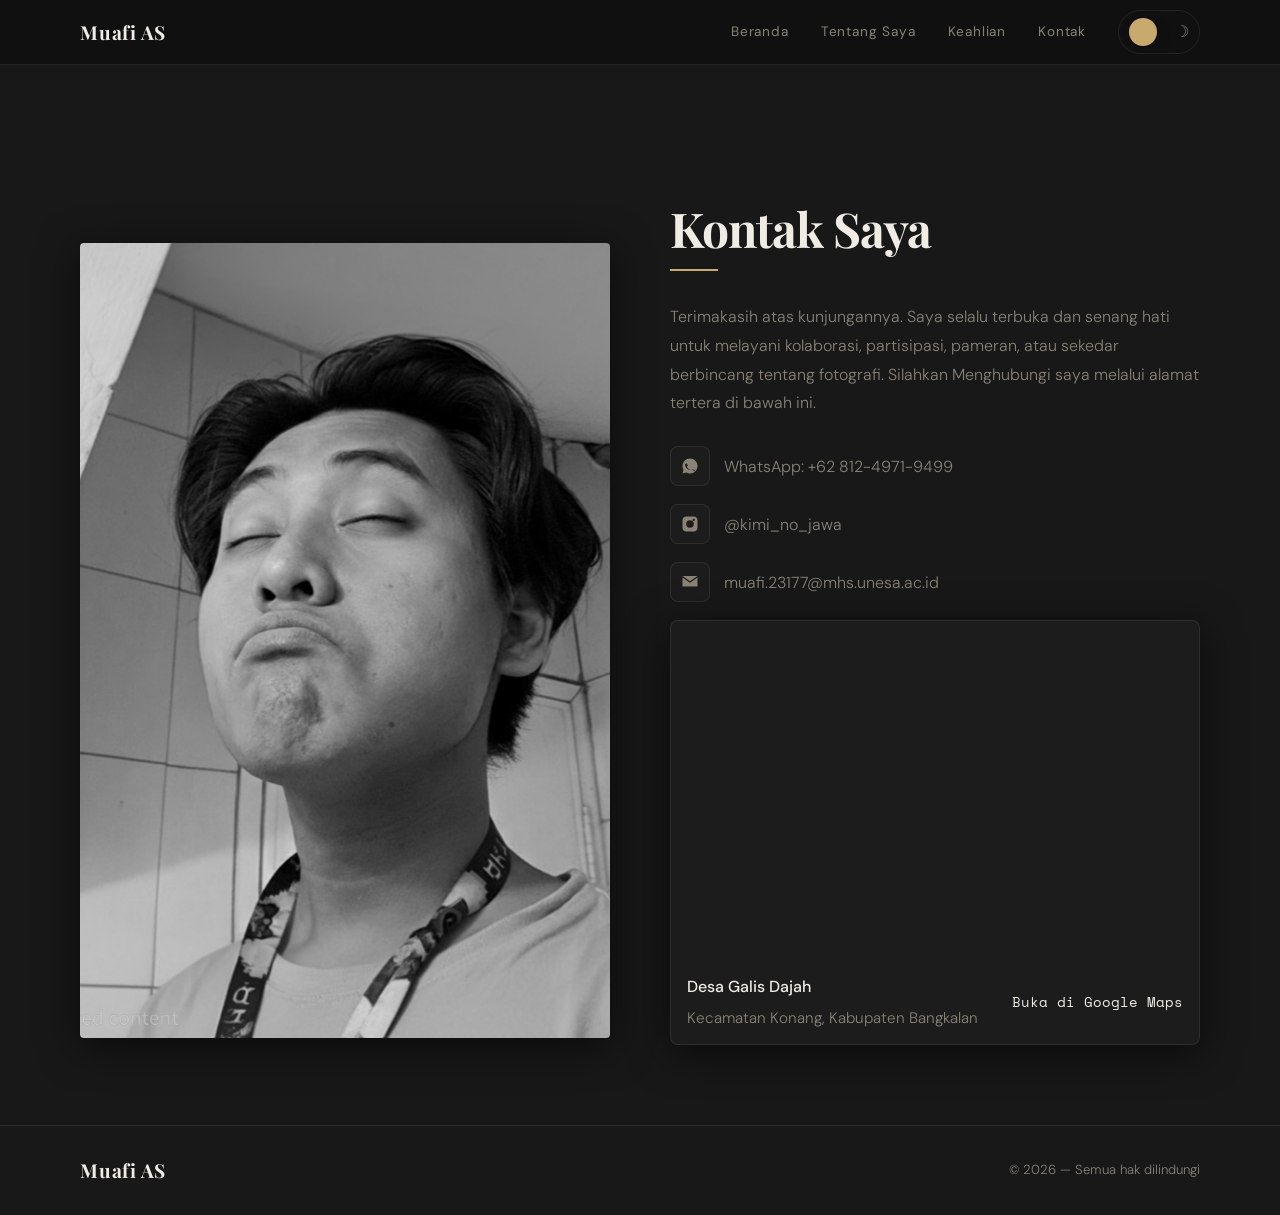
<file: contact.html>
<!DOCTYPE html>
<html lang="id" data-theme="dark">
<head>
  <meta charset="UTF-8" />
  <meta name="viewport" content="width=device-width, initial-scale=1.0" />
  <title>Kontak — Muafi AS</title>
  <link rel="stylesheet" href="style.css" />
  <link rel="preconnect" href="https://fonts.googleapis.com" />
  <link rel="preconnect" href="https://fonts.gstatic.com" crossorigin />
  <link href="https://fonts.googleapis.com/css2?family=Playfair+Display:ital,wght@0,400;0,700;0,900;1,400&family=DM+Sans:opsz,wght@9..40,300;9..40,400;9..40,500&family=Space+Mono:wght@400;700&display=swap" rel="stylesheet" />
<link rel="icon" href="logo2.png" type="image/png">
</head>
<body>

 <!-- NAVBAR -->
  <nav class="navbar" id="navbar">
    <div class="nav-inner">
      <a href="index.html" class="logo">Muafi AS</a>
      <div class="nav-right">
        <a href="index.html" class="nav-link">Beranda</a>
        <a href="index.html#about" class="nav-link">Tentang Saya</a>
        <a href="skills.html" class="nav-link">Keahlian</a>
        <a href="contact.html" class="nav-link">Kontak</a>
        <button class="theme-toggle" id="themeToggle" aria-label="Ganti tema">
          <span class="toggle-track">
            <span class="toggle-thumb"></span>
            <span class="icon-sun">☀</span>
            <span class="icon-moon">☽</span>
          </span>
        </button>
      </div>
    </div>
  </nav>

  <!-- CONTACT SECTION -->
  <main class="section contact-section" style="padding-top:140px;">
    <div class="container">
      <div class="contact-grid">
        <div class="contact-left fade-up">
            <div class="contact-portrait about-portrait-wrap">
            <img src="1.png" alt="Potret" />
          </div>
        </div>
        <div class="contact-right fade-up delay-1">
          <h1 class="section-title contact-title">Kontak Saya</h1>
          <div class="title-bar"></div>
          <p style="color:var(--fg-muted); font-size:1rem; line-height:1.8; max-width:560px;">Terimakasih atas kunjungannya. Saya selalu terbuka dan senang hati untuk melayani kolaborasi, partisipasi, pameran, atau sekedar berbincang tentang fotografi. Silahkan Menghubungi saya melalui alamat tertera di bawah ini.</p>

          <ul class="contact-list" style="margin-top:28px;">
            <li>
  <a href="https://wa.me/6281249719499" target="_blank" rel="noreferrer">
    <span class="icon wa" aria-hidden="true">
      <svg viewBox="0 0 24 24" fill="currentColor">
        <path d="M12 2C6.48 2 2 6.48 2 12c0 1.77.46 3.43 1.26 4.87L2 22l5.25-1.38A9.96 9.96 0 0012 22c5.52 0 10-4.48 10-10S17.52 2 12 2zm3.3 14.5c-.2.6-1.2 1.1-1.7 1.2-.5.1-1.1.2-3.1-.7-2.4-1-3.9-3.5-4-3.7-.1-.2-1-1.3-1-2.5 0-1.2.6-1.8.8-2 .2-.2.5-.3.7-.3h.5c.2 0 .4 0 .6.5.2.6.7 2 .8 2.1.1.2.1.3 0 .5-.1.2-.2.3-.3.5-.2.2-.4.4-.5.5-.2.2-.3.4-.1.7.2.3 1 1.6 2.2 2.6 1.5 1.3 2.7 1.7 3 1.9.3.2.5.2.7-.1.2-.3.9-1 1.1-1.3.2-.3.4-.3.7-.2.3.1 1.9.9 2.2 1 .3.2.5.3.5.5 0 .2 0 1-.2 1.6z"/>
      </svg>
    </span>
    <span class="contact-text">WhatsApp: +62 812-4971-9499</span>
  </a>
</li>

<li>
  <a href="https://instagram.com/kimi_no_jawa" target="_blank" rel="noreferrer">
    <span class="icon ig" aria-hidden="true">
      <svg viewBox="0 0 24 24" fill="currentColor">
        <path d="M7 2C4.2 2 2 4.2 2 7v10c0 2.8 2.2 5 5 5h10c2.8 0 5-2.2 5-5V7c0-2.8-2.2-5-5-5H7zm5 5a5 5 0 110 10 5 5 0 010-10zm6.5-.5a1.5 1.5 0 11-3 0 1.5 1.5 0 013 0z"/>
      </svg>
    </span>
    <span class="contact-text">@kimi_no_jawa</span>
  </a>
</li>

<li>
  <a href="mailto:muafi.23177@mhs.unesa.ac.id">
    <span class="icon mail" aria-hidden="true">
      <svg viewBox="0 0 24 24" fill="currentColor">
        <path d="M2 6l10 7L22 6v12H2V6zm20-2H2l10 7 10-7z"/>
      </svg>
    </span>
    <span class="contact-text">muafi.23177@mhs.unesa.ac.id</span>
  </a>
</li>
            <!-- kode  buat yang maps -->
            <li class="map-item">
              <div class="map-card">
                <iframe class="map-iframe" src="https://www.google.com/maps?q=Desa+Galis+Dajah+Kecamatan+Konang+Kabupaten+Bangkalan&output=embed" loading="lazy" referrerpolicy="no-referrer-when-downgrade" aria-label="Peta ke Desa Galis Dajah"></iframe>
                <div class="map-caption">
                  <div>
                    <strong>Desa Galis Dajah</strong>
                    <div style="color:var(--fg-muted); font-size:.95rem; margin-top:6px;">Kecamatan Konang, Kabupaten Bangkalan</div>
                  </div>
                  <a class="map-link" href="https://maps.app.goo.gl/vTj2DVUzTkuaVz6s6" target="_blank" rel="noreferrer">Buka di Google Maps</a>
                </div>
              </div>
            </li>
          </ul>
        </div>
      </div>
    </div>
  </main>

  <footer class="footer">
    <div class="container footer-inner">
      <span class="logo">Muafi AS</span>
      <span>© 2026 — Semua hak dilindungi</span>
    </div>
  </footer>

  <script src="script.js"></script>
</body>
</html>
</file>
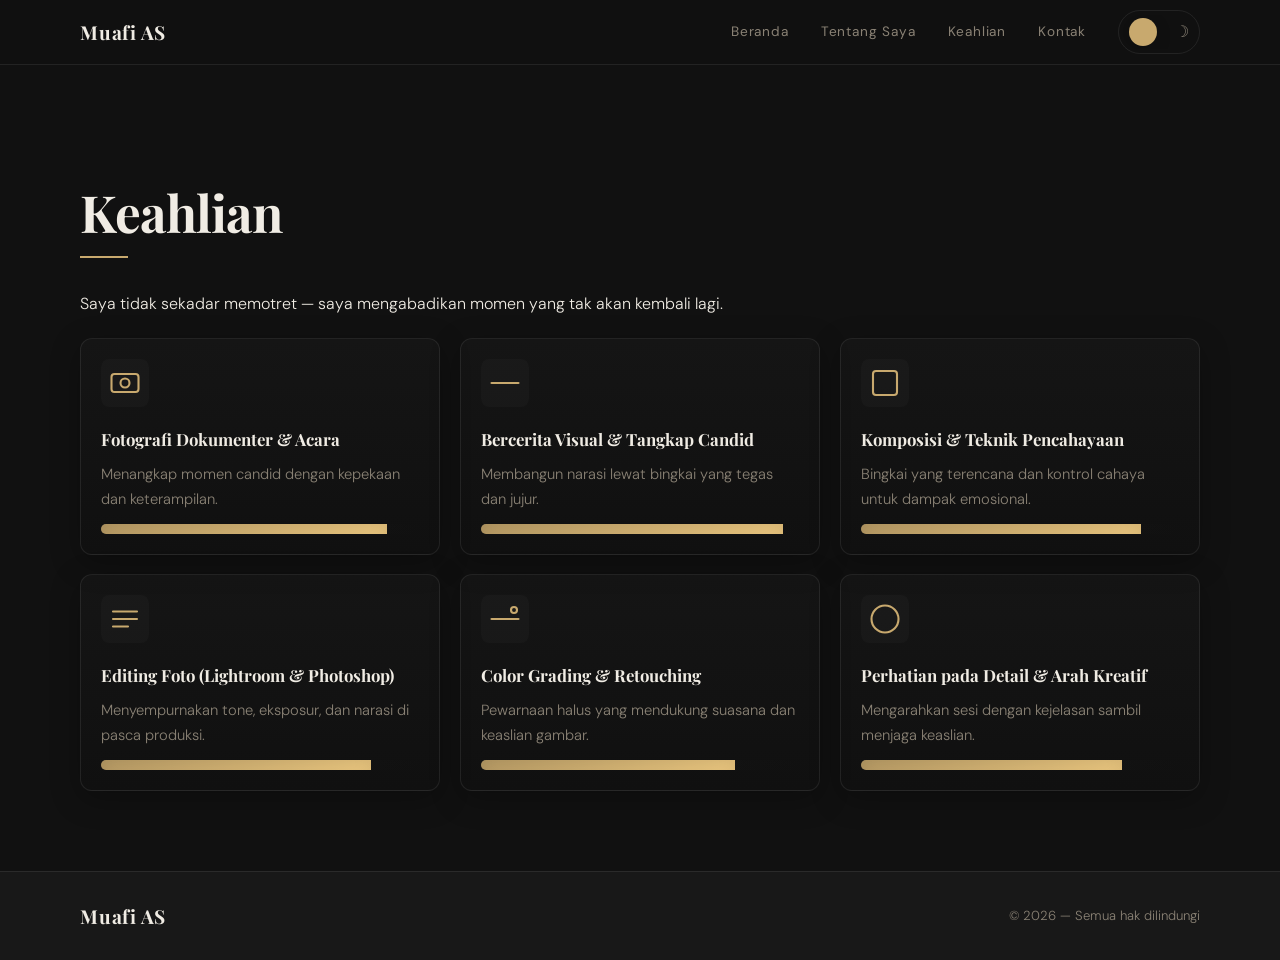
<file: skills.html>
<!DOCTYPE html>
<html lang="id" data-theme="dark">
<head>
  <meta charset="UTF-8" />
  <meta name="viewport" content="width=device-width, initial-scale=1.0" />
  <title>Muafi AS — Keahlian</title>
  <link rel="stylesheet" href="style.css" />
  <link rel="preconnect" href="https://fonts.googleapis.com" />
  <link rel="preconnect" href="https://fonts.gstatic.com" crossorigin />
  <link href="https://fonts.googleapis.com/css2?family=Playfair+Display:ital,wght@0,400;0,700;0,900;1,400&family=DM+Sans:opsz,wght@9..40,300;9..40,400;9..40,500&family=Space+Mono:wght@400;700&display=swap" rel="stylesheet" />
</head>
<body>

  <!-- NAVBAR -->
  <nav class="navbar" id="navbar">
    <div class="nav-inner">
      <a href="index.html" class="logo">Muafi AS</a>
      <div class="nav-right">
        <a href="index.html" class="nav-link">Beranda</a>
        <a href="index.html#about" class="nav-link">Tentang Saya</a>
        <a href="skills.html" class="nav-link">Keahlian</a>
        <a href="contact.html" class="nav-link">Kontak</a>
        <button class="theme-toggle" id="themeToggle" aria-label="Ganti tema">
          <span class="toggle-track">
            <span class="toggle-thumb"></span>
            <span class="icon-sun">☀</span>
            <span class="icon-moon">☽</span>
          </span>
        </button>
      </div>
    </div>
  </nav>

  <!-- SKILLS -->
  <section class="section skills-section" id="skills" style="padding-top:120px;">
    <div class="container">
      <h2 class="section-title fade-up">Keahlian</h2>
      <div class="title-bar fade-up"></div>
      <p class="fade-up" style="max-width:720px; margin-bottom:20px;">Saya tidak sekadar memotret — saya mengabadikan momen yang tak akan kembali lagi.</p>

      <div class="skills-grid">
        <article class="skill-card" data-percent="90">
          <div class="skill-icon" aria-hidden="true">
            <svg width="36" height="36" viewBox="0 0 24 24" fill="none" xmlns="http://www.w3.org/2000/svg"><rect x="3" y="6" width="18" height="12" rx="2" stroke="currentColor" stroke-width="1.4"/><circle cx="12" cy="12" r="3" stroke="currentColor" stroke-width="1.4"/></svg>
          </div>
          <h3 class="skill-title">Fotografi Dokumenter & Acara</h3>
          <p class="skill-desc">Menangkap momen candid dengan kepekaan dan keterampilan.</p>
          <div class="skill-bar"><div class="skill-bar-fill" style="width:0%" data-target="90"></div></div>
        </article>

        <article class="skill-card" data-percent="95">
          <div class="skill-icon" aria-hidden="true">
            <svg width="36" height="36" viewBox="0 0 24 24" fill="none" xmlns="http://www.w3.org/2000/svg"><path d="M3 12h18" stroke="currentColor" stroke-width="1.4" stroke-linecap="round"/></svg>
          </div>
          <h3 class="skill-title">Bercerita Visual & Tangkap Candid</h3>
          <p class="skill-desc">Membangun narasi lewat bingkai yang tegas dan jujur.</p>
          <div class="skill-bar"><div class="skill-bar-fill" style="width:0%" data-target="95"></div></div>
        </article>

        <article class="skill-card" data-percent="88">
          <div class="skill-icon" aria-hidden="true">
            <svg width="36" height="36" viewBox="0 0 24 24" fill="none" xmlns="http://www.w3.org/2000/svg"><rect x="4" y="4" width="16" height="16" rx="2" stroke="currentColor" stroke-width="1.4"/></svg>
          </div>
          <h3 class="skill-title">Komposisi & Teknik Pencahayaan</h3>
          <p class="skill-desc">Bingkai yang terencana dan kontrol cahaya untuk dampak emosional.</p>
          <div class="skill-bar"><div class="skill-bar-fill" style="width:0%" data-target="88"></div></div>
        </article>

        <article class="skill-card" data-percent="85">
          <div class="skill-icon" aria-hidden="true">
            <svg width="36" height="36" viewBox="0 0 24 24" fill="none" xmlns="http://www.w3.org/2000/svg"><path d="M4 7h16M4 12h16M4 17h10" stroke="currentColor" stroke-width="1.4" stroke-linecap="round"/></svg>
          </div>
          <h3 class="skill-title">Editing Foto (Lightroom & Photoshop)</h3>
          <p class="skill-desc">Menyempurnakan tone, eksposur, dan narasi di pasca produksi.</p>
          <div class="skill-bar"><div class="skill-bar-fill" style="width:0%" data-target="85"></div></div>
        </article>

        <article class="skill-card" data-percent="80">
          <div class="skill-icon" aria-hidden="true">
            <svg width="36" height="36" viewBox="0 0 24 24" fill="none" xmlns="http://www.w3.org/2000/svg"><path d="M3 12h18" stroke="currentColor" stroke-width="1.4" stroke-linecap="round"/><circle cx="18" cy="6" r="2" stroke="currentColor" stroke-width="1.4"/></svg>
          </div>
          <h3 class="skill-title">Color Grading & Retouching</h3>
          <p class="skill-desc">Pewarnaan halus yang mendukung suasana dan keaslian gambar.</p>
          <div class="skill-bar"><div class="skill-bar-fill" style="width:0%" data-target="80"></div></div>
        </article>

        <article class="skill-card" data-percent="82">
          <div class="skill-icon" aria-hidden="true">
            <svg width="36" height="36" viewBox="0 0 24 24" fill="none" xmlns="http://www.w3.org/2000/svg"><circle cx="12" cy="12" r="9" stroke="currentColor" stroke-width="1.4"/></svg>
          </div>
          <h3 class="skill-title">Perhatian pada Detail & Arah Kreatif</h3>
          <p class="skill-desc">Mengarahkan sesi dengan kejelasan sambil menjaga keaslian.</p>
          <div class="skill-bar"><div class="skill-bar-fill" style="width:0%" data-target="82"></div></div>
        </article>
      </div>
    </div>
  </section>

  <!-- FOOTER -->
  <footer class="footer">
    <div class="container footer-inner">
      <span class="logo">Muafi AS</span>
      <span>© 2026 — Semua hak dilindungi</span>
    </div>
  </footer>

  <script src="script.js"></script>
</body>
</html>
</file>
<file: style.css>
/* ============================================================
   MUAFI AS — Documentary Photographer Portfolio
   style.css
   ============================================================ */

/* ── DESIGN TOKENS ──────────────────────────────────────── */
:root {
  /* Dark mode (default) */
  --bg:          #111111;
  --bg-alt:      #181818;
  --bg-card:     #1c1c1c;
  --fg:          #f0ece4;
  --fg-muted:    #8a8275;
  --fg-subtle:   #4a4640;
  --accent:      #c8a96e;
  --accent-dim:  rgba(200,169,110,.15);
  --border:      rgba(255,255,255,.08);
  --nav-bg:      rgba(17,17,17,.92);
  --img-filter:  grayscale(100%) contrast(1.05);
  --shadow:      0 8px 40px rgba(0,0,0,.6);

  /* Typography */
  --font-display: 'Playfair Display', Georgia, serif;
  --font-body:    'DM Sans', sans-serif;
  --font-mono:    'Space Mono', monospace;

  /* Spacing */
  --section-pad: 80px;
  --max-width:   1200px;
  --radius:      4px;

  /* Transitions */
  --ease: cubic-bezier(.25,.46,.45,.94);
  /* toggle dimensions */
  --toggle-track-width: 72px;
  --toggle-track-height: 34px;
  --toggle-thumb-size: 28px;
  --toggle-padding: 6px;
}

[data-theme="light"] {
  --bg:          #fafaf8;
  --bg-alt:      #f2f0eb;
  --bg-card:     #ffffff;
  --fg:          #1a1814;
  --fg-muted:    #6b665e;
  --fg-subtle:   #c0bab2;
  --accent:      #9a6f2f;
  --accent-dim:  rgba(154,111,47,.1);
  --border:      rgba(0,0,0,.08);
  --nav-bg:      rgba(250,250,248,.94);
  --img-filter:  none;
  --shadow:      0 8px 40px rgba(0,0,0,.1);
}

/* ── RESET ──────────────────────────────────────────────── */
*, *::before, *::after { box-sizing: border-box; margin: 0; padding: 0; }

html {
  scroll-behavior: smooth;
  font-size: 16px;
}

body {
  background: var(--bg);
  padding-top: 64px;
  color: var(--fg);
  font-family: var(--font-body);
  font-weight: 300;
  line-height: 1.7;
  transition: background .4s var(--ease), color .4s var(--ease);
  overflow-x: hidden;
}

img {
  display: block;
  width: 100%;
  height: 100%;
  object-fit: cover;
  transition: filter .4s var(--ease), transform .6s var(--ease);
}

[data-theme="dark"] img {
  filter: var(--img-filter);
}

a { text-decoration: none; color: inherit; }
strong { font-weight: 500; }

/* ── CONTAINER ──────────────────────────────────────────── */
.container {
  max-width: var(--max-width);
  margin: 0 auto;
  padding: 0 40px;
}

/* ── SECTION ────────────────────────────────────────────── */
.section {
  padding: var(--section-pad) 0;
}

/* ── TYPOGRAPHY ─────────────────────────────────────────── */
.section-title {
  font-family: var(--font-display);
  font-size: clamp(2rem, 4vw, 3.2rem);
  font-weight: 700;
  line-height: 1.1;
  letter-spacing: -.02em;
  color: var(--fg);
}

.section-title em {
  font-style: italic;
  font-weight: 400;
  color: var(--accent);
}

.title-bar {
  width: 48px;
  height: 2px;
  background: var(--accent);
  margin: 16px 0 32px;
}

.eyebrow {
  font-family: var(--font-mono);
  font-size: .75rem;
  letter-spacing: .18em;
  text-transform: uppercase;
  color: var(--fg-muted);
}

/* ── SCROLL ANIMATIONS ──────────────────────────────────── */
.fade-up {
  opacity: 0;
  transform: translateY(32px);
  transition: opacity .8s var(--ease), transform .8s var(--ease);
}
.fade-up.visible { opacity: 1; transform: translateY(0); }
.delay-1 { transition-delay: .12s; }
.delay-2 { transition-delay: .24s; }
.delay-3 { transition-delay: .36s; }

/* ── NAVBAR ─────────────────────────────────────────────── */
.navbar {
  position: fixed;
  top: 0;
  left: 0;
  right: 0;
  z-index: 100;
  background: var(--nav-bg);
  backdrop-filter: blur(12px);
  -webkit-backdrop-filter: blur(12px);
  border-bottom: 1px solid var(--border);
  transition: background .4s var(--ease), border-color .4s var(--ease);
}

.navbar.scrolled {
  box-shadow: 0 2px 24px rgba(0,0,0,.3);
}

.nav-inner {
  max-width: var(--max-width);
  margin: 0 auto;
  padding: 0 40px;
  height: 64px;
  display: flex;
  align-items: center;
  justify-content: space-between;
}

.logo {
  font-family: var(--font-display);
  font-size: 1.2rem;
  font-weight: 700;
  letter-spacing: .04em;
  color: var(--fg);
}

.nav-right {
  display: flex;
  align-items: center;
  gap: 32px;
}

.nav-link {
  font-size: .85rem;
  font-weight: 400;
  letter-spacing: .06em;
  color: var(--fg-muted);
  transition: color .25s;
  position: relative;
}

.nav-link::after {
  content: '';
  position: absolute;
  left: 0; bottom: -3px;
  width: 0; height: 1px;
  background: var(--accent);
  transition: width .3s var(--ease);
}

.nav-link:hover { color: var(--fg); }
.nav-link:hover::after { width: 100%; }

/* Theme Toggle */
.theme-toggle {
  background: none;
  border: 1px solid var(--border);
  border-radius: 999px;
  padding: 4px; /* small outer padding to separate from nav */
  cursor: pointer;
  transition: border-color .25s, background .25s;
  display: inline-flex;
  align-items: center;
}
.theme-toggle:hover { border-color: var(--accent); background: rgba(0,0,0,0.02); }

.toggle-track {
  width: var(--toggle-track-width);
  height: var(--toggle-track-height);
  display: flex;
  align-items: center;
  justify-content: space-between;
  gap: 8px;
  padding: 0 var(--toggle-padding);
  position: relative;
  border-radius: 999px;
  overflow: hidden;
  background: transparent;
}

.toggle-thumb {
  position: absolute;
  left: var(--toggle-padding);
  top: calc((var(--toggle-track-height) - var(--toggle-thumb-size)) / 2);
  width: var(--toggle-thumb-size);
  height: var(--toggle-thumb-size);
  background: var(--accent);
  border-radius: 50%;
  transition: transform .28s var(--ease), box-shadow .18s;
  box-shadow: 0 4px 16px rgba(0,0,0,0.15);
  z-index: 3;
}

[data-theme="light"] .toggle-thumb {
  transform: translateX(calc(var(--toggle-track-width) - var(--toggle-thumb-size) - var(--toggle-padding) * 2));
}

.icon-sun, .icon-moon {
  font-size: 1rem;
  color: var(--fg-muted);
  line-height: 1;
  z-index: 1;
}

/* ── HERO ───────────────────────────────────────────────── */
.hero {
  padding: 100px 0 100px;
  min-height: 100vh;
  display: flex;
  align-items: center;
}

.hero-grid {
  display: grid;
  grid-template-columns: 1fr 1fr;
  gap: 50px;
  align-items: center;
}

.hero-image-wrap {
  position: relative;
}

.hero-img {
  width: 100%;
  aspect-ratio: 5/4;
  object-fit: cover;
  border-radius: var(--radius);
  box-shadow: var(--shadow);
}

.hero-img-caption {
  font-family: var(--font-mono);
  font-size: .7rem;
  color: var(--fg-muted);
  letter-spacing: .1em;
  margin-top: 12px;
}

.hero-text {
  display: flex;
  flex-direction: column;
  gap: 20px;
}

.hero-title {
  font-family: var(--font-display);
  font-size: clamp(2.8rem, 5vw, 4.5rem);
  font-weight: 900;
  line-height: 1;
  letter-spacing: -.03em;
  margin-top: 8px;
}

.hero-title em {
  font-style: italic;
  font-weight: 400;
  color: var(--accent);
}

.hero-subtitle {
  font-family: var(--font-mono);
  font-size: .9rem;
  letter-spacing: .12em;
  text-transform: uppercase;
  color: var(--fg-muted);
}

.divider-line {
  width: 100%;
  height: 1px;
  background: var(--border);
  margin: 4px 0;
}

.hero-body {
  color: var(--fg-muted);
  font-size: .95rem;
  line-height: 1.8;
  max-width: 420px;
}

.btn-ghost {
  display: inline-block;
  width: fit-content;
  padding: 12px 28px;
  border: 1px solid var(--fg-subtle);
  font-family: var(--font-mono);
  font-size: .78rem;
  letter-spacing: .14em;
  text-transform: uppercase;
  color: var(--fg);
  border-radius: var(--radius);
  transition: border-color .3s, background .3s, color .3s;
  margin-top: 8px;
}

.btn-ghost:hover {
  background: var(--accent-dim);
  border-color: var(--accent);
  color: var(--accent);
}

/* ── INTRODUCTION ───────────────────────────────────────── */
.intro-section {
  background: var(--bg-alt);
}

.intro-top {
  display: grid;
  grid-template-columns: 1fr 1fr;
  gap: 60px;
  align-items: start;
  margin-bottom: 60px;
}

.intro-image-wrap {
  aspect-ratio: 4/3;
  overflow: hidden;
  border-radius: var(--radius);
  box-shadow: var(--shadow);
}

.intro-image-wrap:hover img { transform: scale(1.04); }

.intro-lead {
  font-size: 1.05rem;
  color: var(--fg-muted);
  margin-bottom: 0;
  max-width: 480px;
}

/* Space between intro paragraph and About columns */
.intro-heading .intro-lead { margin-bottom: 22px; }
.intro-cols { margin-top: 8px; }

.intro-cols {
  display: grid;
  grid-template-columns: 1fr 1fr;
  gap: 48px;
  padding-top: 20px;
  border-top: 1px solid var(--border);
}

.intro-col h4 {
  font-family: var(--font-mono);
  font-size: .78rem;
  letter-spacing: .14em;
  text-transform: uppercase;
  color: var(--accent);
  margin-bottom: 14px;
}

.intro-col p {
  font-size: .9rem;
  color: var(--fg-muted);
  line-height: 1.8;
}

/* ── SHOWCASE ROW ───────────────────────────────────────── */
.showcase {
  background: var(--bg);
  padding: 24px 0;
}

.showcase-grid {
  display: grid;
  grid-template-columns: repeat(3, 1fr);
  gap: 12px;
}

.showcase-item {
  aspect-ratio: 16/10; 
  overflow: hidden;
}

.showcase-item:hover img { transform: scale(1.04); }

/* ── ABOUT ME ───────────────────────────────────────────── */
.about-grid {
  display: grid;
  grid-template-columns: 1fr 1.2fr;
  gap: 30px;
  align-items: start;
}

.about-portrait-wrap {
  aspect-ratio: 3/4;
  overflow: hidden;
  border-radius: var(--radius);
  box-shadow: var(--shadow);
  margin-top: 32px;
}

.about-portrait-wrap:hover img { transform: scale(1.04); }

.about-right {
  padding-top: 72px;
  display: flex;
  flex-direction: column;
  gap: 48px;
}

.about-block {
  border-left: 2px solid var(--accent);
  padding-left: 28px;
}

.block-label {
  font-family: var(--font-mono);
  font-size: .78rem;
  letter-spacing: .16em;
  text-transform: uppercase;
  color: var(--accent);
  display: block;
  margin-bottom: 14px;
}

.about-block p {
  font-size: .92rem;
  color: var(--fg-muted);
  line-height: 1.85;
}

/* ── PORTFOLIO ──────────────────────────────────────────── */
.portfolio-section {
  background: var(--bg-alt);
}

.portfolio-grid {
  display: grid;
  grid-template-columns: 1fr 1.2fr;
  gap: 80px;
  align-items: center;
}

.portfolio-images {
  display: grid;
  grid-template-columns: 1fr 1fr;
  gap: 16px;
  align-items: start;
}

.port-img {
  overflow: hidden;
  border-radius: var(--radius);
  box-shadow: var(--shadow);
}

.port-img-tall {
  aspect-ratio: 3/4;
}

.port-img-tall:nth-child(2) {
  margin-top: 100px;
}

.port-img:hover img { transform: scale(1.04); }

.portfolio-text .section-title {
  margin-bottom: 0;
}

.port-item {
  display: flex;
  gap: 10px;
  margin-top: 12px;
  padding-top: 12px;
  border-top: 1px solid var(--border);
}

.port-num {
  font-family: var(--font-mono);
  font-size: 1.6rem;
  font-weight: 700;
  color: var(--accent);
  line-height: 1;
  flex-shrink: 0;
  padding-top: 2px;
}

.port-item strong {
  display: block;
  font-family: var(--font-display);
  font-size: 1.05rem;
  color: var(--fg);
  margin-bottom: 8px;
}

.port-item p {
  font-size: .88rem;
  color: var(--fg-muted);
  line-height: 1.8;
}

/* ── MISSION ────────────────────────────────────────────── */
.mission-grid {
  display: grid;
  grid-template-columns: 1.2fr 1fr;
  gap: 40px;
  align-items: start;
}

.mission-list {
  margin-top: 8px;
  display: flex;
  flex-direction: column;
  gap: 12px;
}

.mission-item {
  display: flex;
  gap: 12px;
  padding: 8px 0;
  border-bottom: 1px solid var(--border);
}

.mission-num {
  font-family: var(--font-mono);
  font-size: 1rem;
  font-weight: 700;
  color: var(--accent);
  flex-shrink: 0;
  padding-top: 0;
}

.mission-item p {
  font-size: .9rem;
  color: var(--fg-muted);
  line-height: 1.8;
}


.mission-img:hover img { transform: scale(1.04); }

/* ── IMAGE HOVER ANIMATIONS (unified) ───────────────────── */
/* Apply a gentle zoom + lift and stronger shadow on the parent container */
.about-portrait-wrap:hover img,
.contact-portrait:hover img,
.showcase-item:hover img,
.port-img:hover img,
.mission-img:hover img,
.gallery-item:hover img,
.hero-image-wrap:hover img,
.thankyou-image:hover img {
  transform: scale(1.06) translateY(-6px);
}

.about-portrait-wrap:hover,
.contact-portrait:hover,
.showcase-item:hover,
.port-img:hover,
.mission-img:hover,
.gallery-item:hover,
.hero-image-wrap:hover,
.thankyou-image:hover {
  box-shadow: 0 18px 50px rgba(0,0,0,0.32);
  transform: translateY(-3px);
}

/* In dark mode, reveal full color on image hover */
[data-theme="dark"] .about-portrait-wrap:hover img,
[data-theme="dark"] .contact-portrait:hover img,
[data-theme="dark"] .hero-image-wrap:hover img,
[data-theme="dark"] .intro-image-wrap:hover img,
[data-theme="dark"] .showcase-item:hover img,
[data-theme="dark"] .port-img:hover img,
[data-theme="dark"] .mission-img:hover img,
[data-theme="dark"] .gallery-item:hover img,
[data-theme="dark"] .thankyou-image:hover img {
  filter: none;
}

/* ── GALLERY ────────────────────────────────────────────── */
.gallery-section {
  padding: var(--section-pad) 0;
  background: var(--bg-alt);
}

.gallery-header {
  margin-bottom: 40px;
}

.gallery-grid {
  display: flex;
  gap: 8px;
  padding: 8px 0;
  overflow-x: auto;
  scroll-snap-type: x mandatory;
  -webkit-overflow-scrolling: touch;
}
.gallery-grid { touch-action: pan-x; cursor: grab; }

.gallery-item {
  flex: 0 0 320px;
  aspect-ratio: 3/4;
  overflow: hidden;
  scroll-snap-align: start;
}

.gallery-item:hover img {
  transform: scale(1.06);
}

/* Gallery navigation buttons */
.gallery-controls { position: relative; }
.gallery-grid { margin: 0 56px; }
.gallery-nav {
  position: absolute;
  top: 50%;
  transform: translateY(-50%);
  background: rgba(0,0,0,0.6);
  color: #fff;
  border: 0;
  width: 44px;
  height: 44px;
  border-radius: 999px;
  display: inline-flex;
  align-items: center;
  justify-content: center;
  cursor: pointer;
  transition: background .18s, transform .12s;
  z-index: 10;
}
.gallery-nav:hover { background: rgba(0,0,0,0.8); transform: translateY(-50%) scale(1.03); }
.gallery-prev { left: 8px; }
.gallery-next { right: 8px; }

/* Hide scrollbar visually but keep functionality */
.gallery-grid::-webkit-scrollbar { height: 10px; }
.gallery-grid::-webkit-scrollbar-thumb { background: rgba(255,255,255,0.08); border-radius: 10px; }

@media (max-width: 768px) {
  .gallery-item { flex: 0 0 78%; }
  .gallery-nav { width: 40px; height: 40px; }
  .gallery-grid { margin: 0 48px; }
}
.gallery-grid.dragging { cursor: grabbing; }

/* ── THANK YOU ──────────────────────────────────────────── */
.thankyou-section {
  background: var(--bg);
}

.thankyou-text {
  max-width: 700px;
  margin-bottom: 48px;
}

.thankyou-text p {
  font-size: .95rem;
  color: var(--fg-muted);
  line-height: 1.9;
  margin-bottom: 20px;
}

.thankyou-image {
  width: 100%;
  overflow: hidden;
  border-radius: var(--radius);
  box-shadow: var(--shadow);
  margin-bottom: 40px;
}
.thankyou-image img {
  width: 100%;
  height: auto;
  display: block;
}
.thankyou-image img {
  width: 100%;
  height: auto;
  display: block;
  transition: transform 0.4s ease;
}

.contact-bar {
  display: flex;
  gap: 16px;
  align-items: center;
  font-family: var(--font-mono);
  font-size: .82rem;
  letter-spacing: .08em;
  color: var(--fg-muted);
}

.contact-bar .dot {
  color: var(--accent);
}

/* ── FOOTER ─────────────────────────────────────────────── */
.footer {
  background: var(--bg-alt);
  border-top: 1px solid var(--border);
  padding: 28px 0;
}

.footer-inner {
  display: flex;
  justify-content: space-between;
  align-items: center;
  font-size: .82rem;
  color: var(--fg-muted);
}

/* ── CONTACT PAGE ───────────────────────────────────────── */
.contact-section {
  padding: var(--section-pad) 0;
  background: var(--bg-alt);
}

.contact-grid {
  display: grid;
  grid-template-columns: 1fr 1fr;
  gap: 60px;
  align-items: center;
}

.contact-portrait {
  overflow: hidden;
  border-radius: var(--radius);
  box-shadow: var(--shadow);
  aspect-ratio: 2/3;
  min-height: 520px;
}

.contact-title {
  font-size: clamp(2.5rem, 4.2vw, 3rem); /* 40–48px */
  line-height: 1.02;
  margin-bottom: 8px;
}

.contact-list {
  list-style: none;
  padding: 0;
  margin: 0;
  display: flex;
  flex-direction: column;
  gap: 18px;
}

.contact-list a {
  display: flex;
  gap: 14px;
  align-items: center;
  color: var(--fg);
  text-decoration: none;
  transition: color .18s var(--ease), transform .18s var(--ease);
}

.contact-list .icon {
  display: inline-flex;
  width: 40px;
  height: 40px;
  align-items: center;
  justify-content: center;
  border-radius: 8px;
  color: var(--fg-muted);
  transition: transform .18s var(--ease), color .18s var(--ease);
}

.contact-list a:hover .icon { transform: translateY(-4px); color: var(--accent); }
.contact-list .contact-text { color: var(--fg-muted); }

[data-theme="dark"] .contact-portrait img { filter: var(--img-filter); }

.contact-portrait:hover img { transform: scale(1.04); }

@media (max-width: 1024px) {
  /* Keep contact grid columns; only scale down heights and titles for mobile */
  .contact-title { font-size: 2.2rem; }
  .contact-portrait { min-height: 360px; max-height: 420px; }
  .map-iframe { height: 300px; }
}

/* Map card */
.map-card {
  border-radius: 8px;
  overflow: hidden;
  border: 1px solid var(--border);
  background: var(--bg-card);
  box-shadow: var(--shadow);
}

.map-iframe {
  width: 100%;
  height: 340px;
  border: 0;
  display: block;
  transition: transform .25s var(--ease), filter .25s var(--ease);
}

[data-theme="dark"] .map-iframe {
  filter: grayscale(100%);
}

.map-card:hover .map-iframe { transform: scale(1.02); }

.map-caption {
  display: flex;
  justify-content: space-between;
  align-items: center;
  padding: 12px 16px;
  gap: 12px;
}

.map-link {
  font-family: var(--font-mono);
  font-size: .85rem;
  color: var(--accent);
  text-decoration: none;
  border-bottom: 1px dashed transparent;
}

.map-link:hover { border-bottom-color: var(--accent); }

/* ── SKILLS (cards + progress) ───────────────────────────────── */
.skills-section { background: var(--bg); }
.skills-grid {
  display: grid;
  grid-template-columns: repeat(3, 1fr);
  gap: 20px;
  margin-top: 18px;
}

.skill-card {
  background: linear-gradient(180deg, rgba(255,255,255,0.02), rgba(0,0,0,0.02));
  border: 1px solid var(--border);
  padding: 20px;
  border-radius: 12px;
  box-shadow: 0 8px 30px rgba(0,0,0,0.28);
  transition: transform .45s cubic-bezier(.2,.9,.2,1), box-shadow .45s cubic-bezier(.2,.9,.2,1), background .35s;
  transform: translateY(24px);
  opacity: 0;
  will-change: transform, opacity;
  position: relative;
}

.skill-card.visible { transform: translateY(0); opacity: 1; }

.skill-card:hover {
  transform: translateY(-8px) scale(1.03);
  box-shadow: 0 28px 60px rgba(0,0,0,0.45);
}

.skill-icon { width: 48px; height: 48px; display: inline-flex; align-items:center; justify-content:center; border-radius:8px; color:var(--accent); background: rgba(255,255,255,0.02); margin-bottom:12px; transition: transform .32s var(--ease), box-shadow .32s var(--ease); }
.skill-card:hover .skill-icon { transform: rotate(-8deg) scale(1.06); box-shadow: 0 6px 18px rgba(0,0,0,0.28); }

.skill-title { font-family: var(--font-display); font-size: 1.05rem; margin: 6px 0 8px; }
.skill-desc { color: var(--fg-muted); font-size: .92rem; margin-bottom: 12px; }

.skill-bar { background: linear-gradient(90deg, rgba(255,255,255,0.03), rgba(0,0,0,0.02)); height: 10px; border-radius: 999px; overflow: hidden; }
.skill-bar-fill { height: 100%; width: 0%; background: linear-gradient(90deg, var(--accent), #ffd88a); transition: width .9s cubic-bezier(.2,.9,.2,1); box-shadow: 0 6px 18px rgba(0,0,0,0.18) inset; }

/* subtle accent line animation on hover */
.skill-card::after { content: ''; position: absolute; pointer-events: none; }

/* make skills responsive */
@media (max-width: 1024px) {
  .skills-grid { grid-template-columns: repeat(2, 1fr); }
}
@media (max-width: 480px) {
  .skills-grid { grid-template-columns: 1fr; }
}

/* Respect reduced motion */
@media (prefers-reduced-motion: reduce) {
  .skill-card, .skill-card * { transition: none !important; animation: none !important; }
}

/* Mobile performance: reduce transform intensity and animation time */
@media (max-width: 480px) {
  .skill-card { transform: translateY(12px); }
  .skill-card:hover { transform: translateY(-4px) scale(1.01); box-shadow: 0 12px 30px rgba(0,0,0,0.32); }
  .skill-icon { width: 40px; height: 40px; }
  .skill-bar-fill { transition: width .7s cubic-bezier(.2,.9,.2,1); }
}

@media (max-width: 480px) {
  .map-iframe { height: 220px; }
  .contact-portrait { min-height: 260px; }
}

/* ── RESPONSIVE ─────────────────────────────────────────── */
@media (max-width: 1024px) {
  :root { --section-pad: 80px; }

  .hero-grid { grid-template-columns: 1fr; gap: 48px; }
  .hero { padding: 120px 0 80px; min-height: auto; }
  .hero-img { aspect-ratio: 4/3; }
  .hero-title { font-size: clamp(2.2rem, 5vw, 3.5rem); }

  .intro-top { grid-template-columns: 1fr; gap: 40px; }

  /* Keep About columns side-by-side on wider screens, stack nicely on mobile */
  .intro-cols { grid-template-columns: 1fr 1fr; gap: 32px; }

  .about-grid { grid-template-columns: 1fr; gap: 48px; }
  .about-right { padding-top: 0; }

  .portfolio-grid { grid-template-columns: 1fr; gap: 48px; }
  .portfolio-images { grid-template-columns: 1fr 1fr; }

  .mission-grid { grid-template-columns: 1fr; gap: 48px; }
  .mission-images { flex-direction: row; padding-top: 0; }

  .gallery-grid { grid-template-columns: repeat(2, 1fr); }
}

@media (max-width: 768px) {
  body {
    padding-top: 56px; /* tinggi navbar mobile */
  :root { --section-pad: 60px; }

  .container { padding: 0 16px; }

  /* NAVBAR JADI 1 BARIS (FIX UTAMA) */
  .nav-inner {
    display: flex;
    flex-direction: row; /* dari column → row */
    justify-content: space-between;
    align-items: center;
    padding: 8px 16px;
    height: 56px; /* lebih compact */
  }

  .nav-right {
    display: flex;
    align-items: center;
    gap: 6px; /* lebih rapat */
  }

  .nav-link {
    font-size: 0.7rem;
    padding: 4px 6px;
    letter-spacing: 0.04em;
  }

  .theme-toggle {
    transform: scale(0.7);
  }

  .logo {
    font-size: 0.9rem;
  }

  /* OPTIONAL BIAR LEBIH CLEAN */
  .nav-link::after {
    display: none;
  }
}
  .nav-link:hover { color: var(--fg); background: rgba(255,255,255,0.02); transform: translateY(-1px); }
  .theme-toggle { align-self: center; }

  .showcase-grid {
    grid-template-columns: 1fr;
  }

  .intro-cols { grid-template-columns: 1fr; gap: 32px; }

  .portfolio-images { grid-template-columns: 1fr; }
  .port-img-tall:nth-child(2) { margin-top: 0; }

  .mission-images { flex-direction: column; }

  .gallery-grid { grid-template-columns: repeat(2, 1fr); gap: 2px; }

  .footer-inner { flex-direction: column; gap: 8px; text-align: center; }

  .contact-bar { flex-wrap: wrap; gap: 12px; }
  .dot { display: none; }
}

@media (max-width: 480px) {
  .gallery-grid { grid-template-columns: 1fr; }
  .hero-title { font-size: 2.4rem; }
  .section-title { font-size: 2rem; }
}
.icon {
  width: 44px;
  height: 44px;
  display: flex;
  align-items: center;
  justify-content: center;
  border-radius: 50%;
  background: var(--bg-card);
  border: 1px solid var(--border);
  transition: all 0.25s ease;
}

.icon svg {
  width: 18px;
  height: 18px;
}

/* Hover effect naik */
.contact-list a:hover .icon {
  transform: translateY(-6px) scale(1.08);
}

/* Warna brand */
.icon.wa:hover { color: #25D366; }
.icon.ig:hover { color: #E1306C; }
.icon.mail:hover { color: #EA4335; }
</file>
